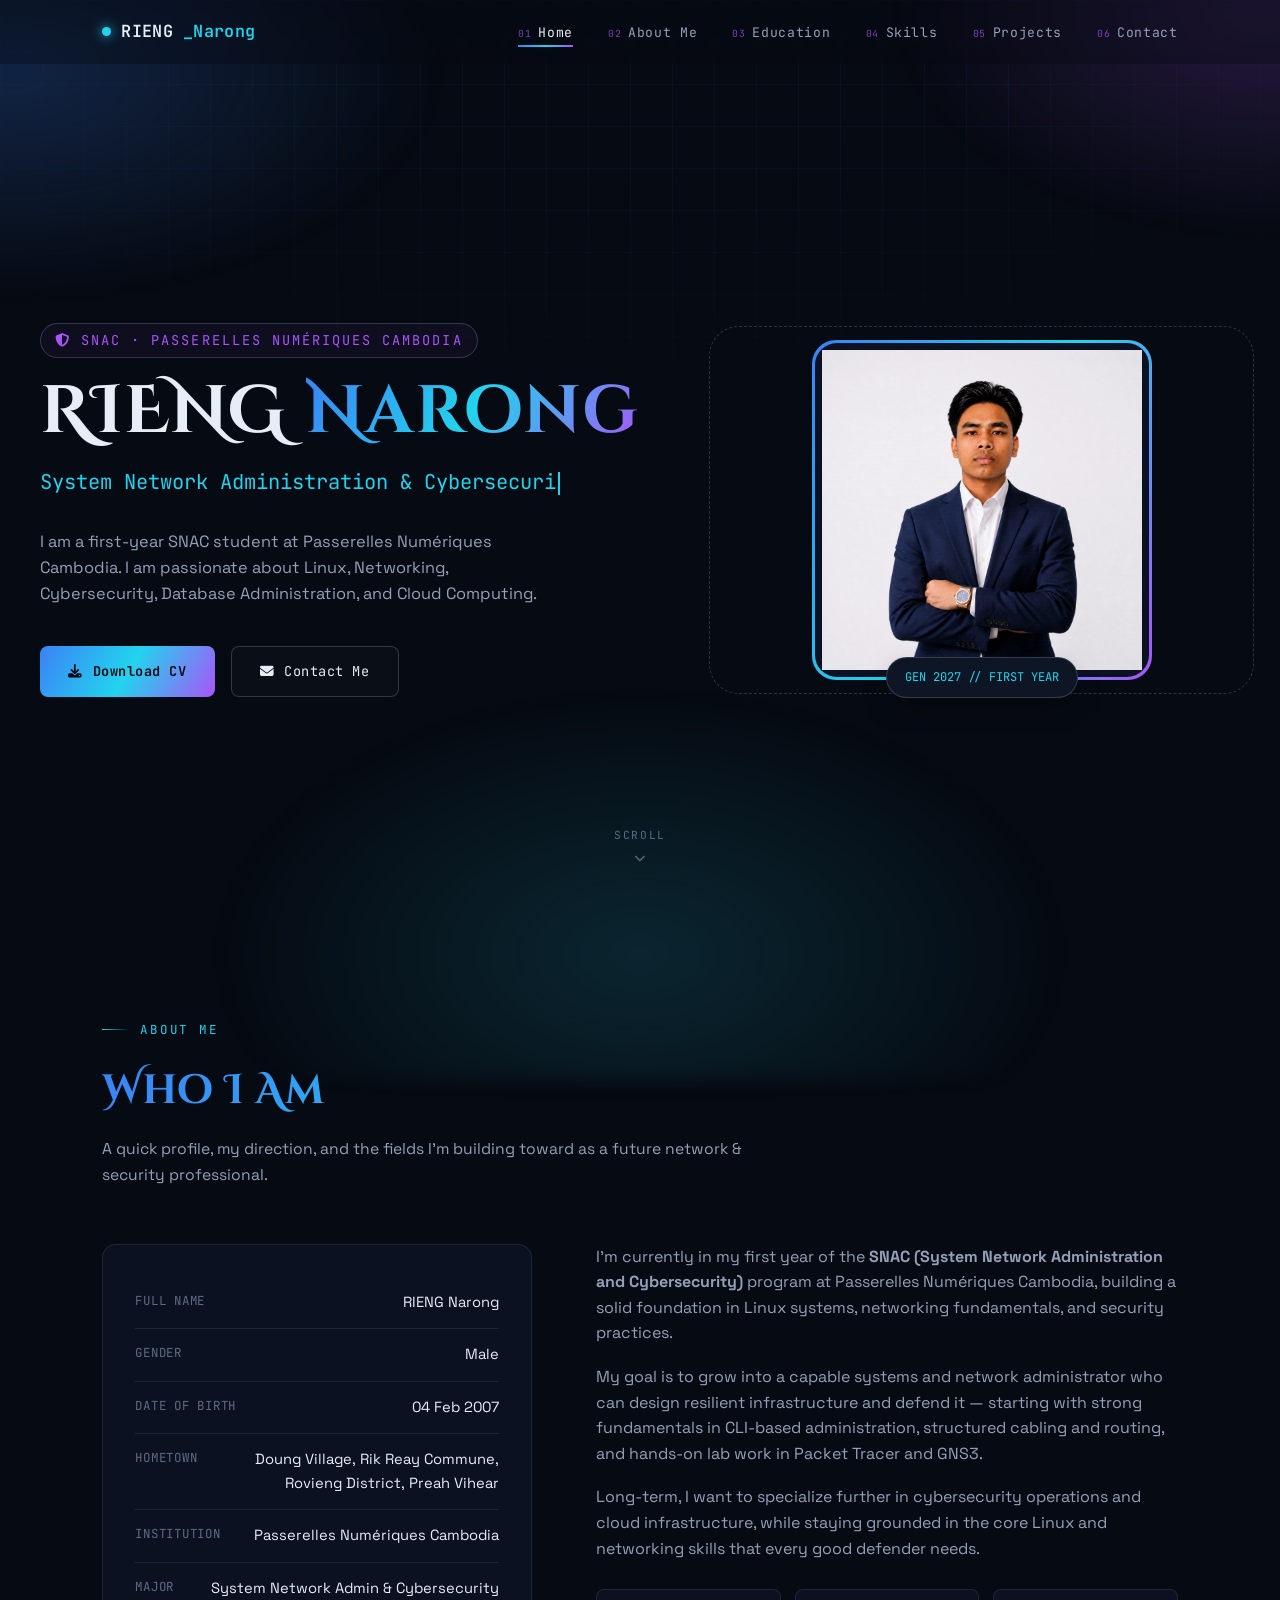
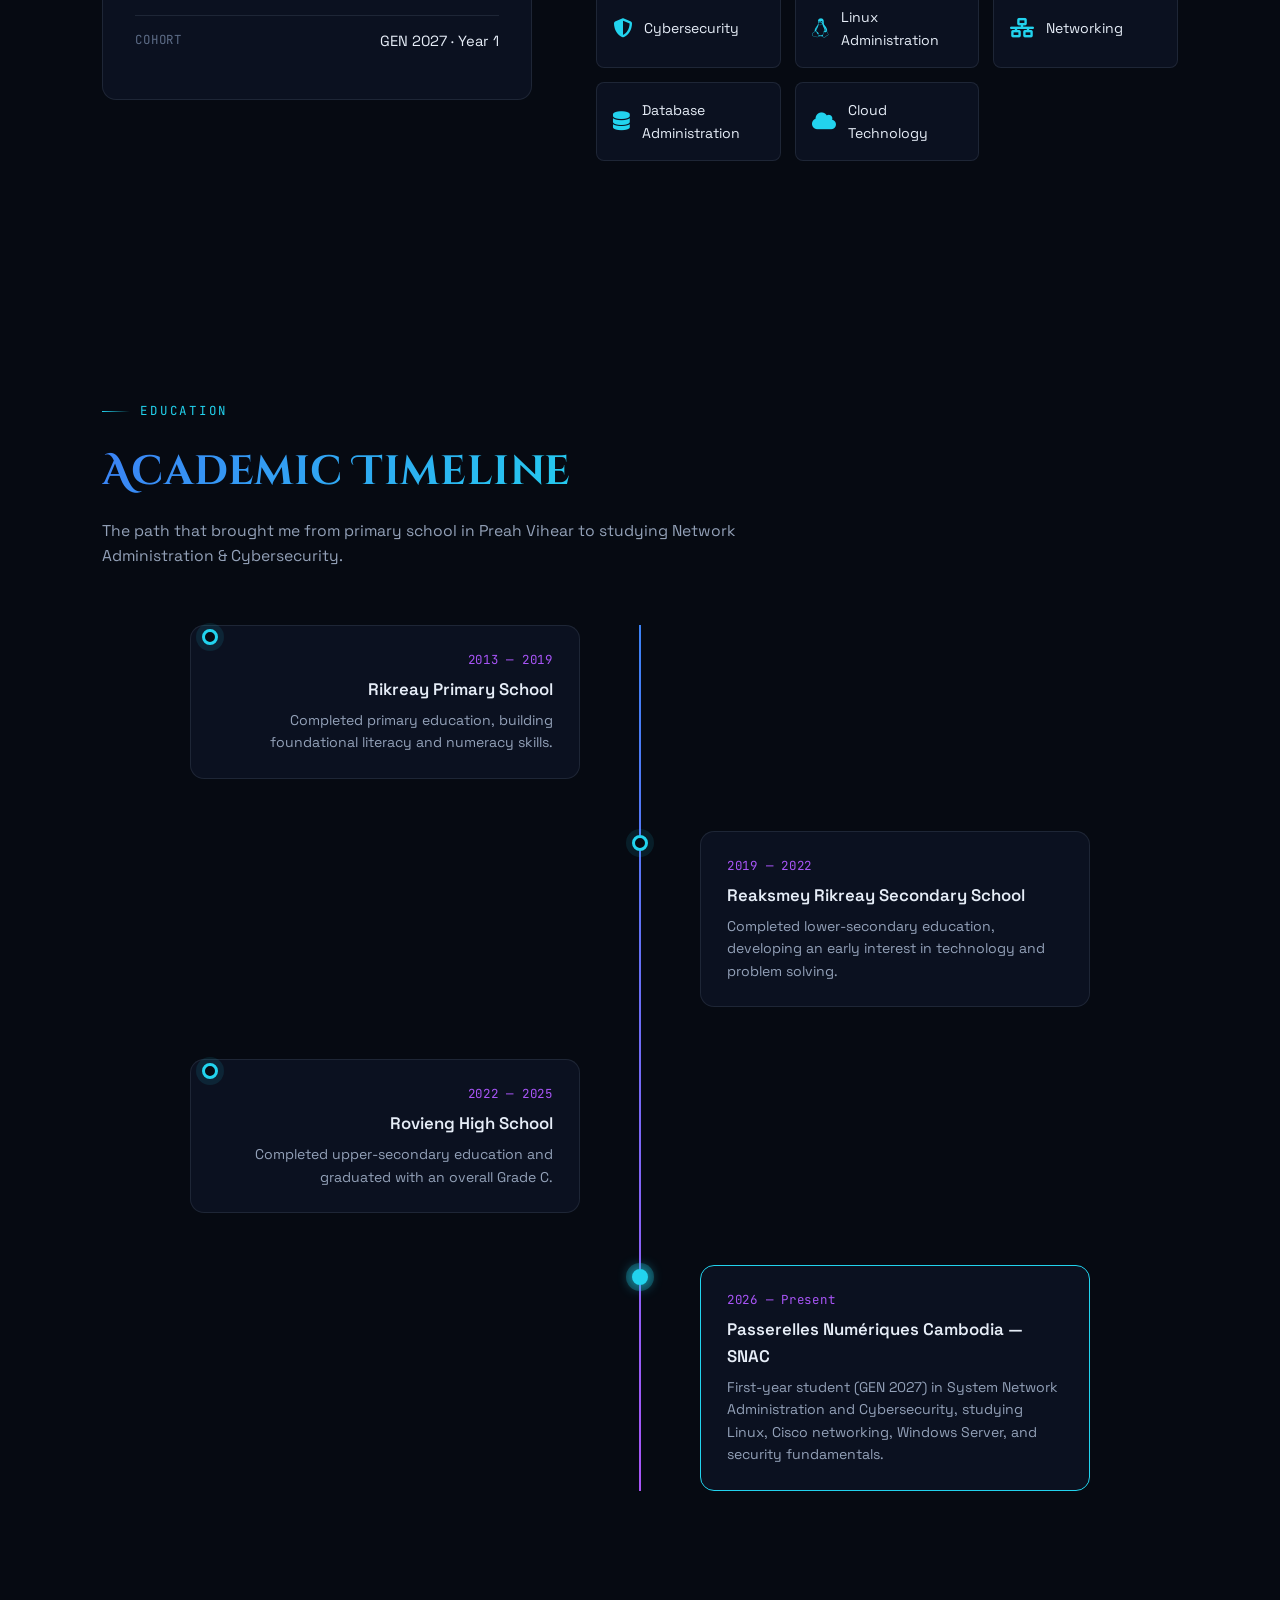
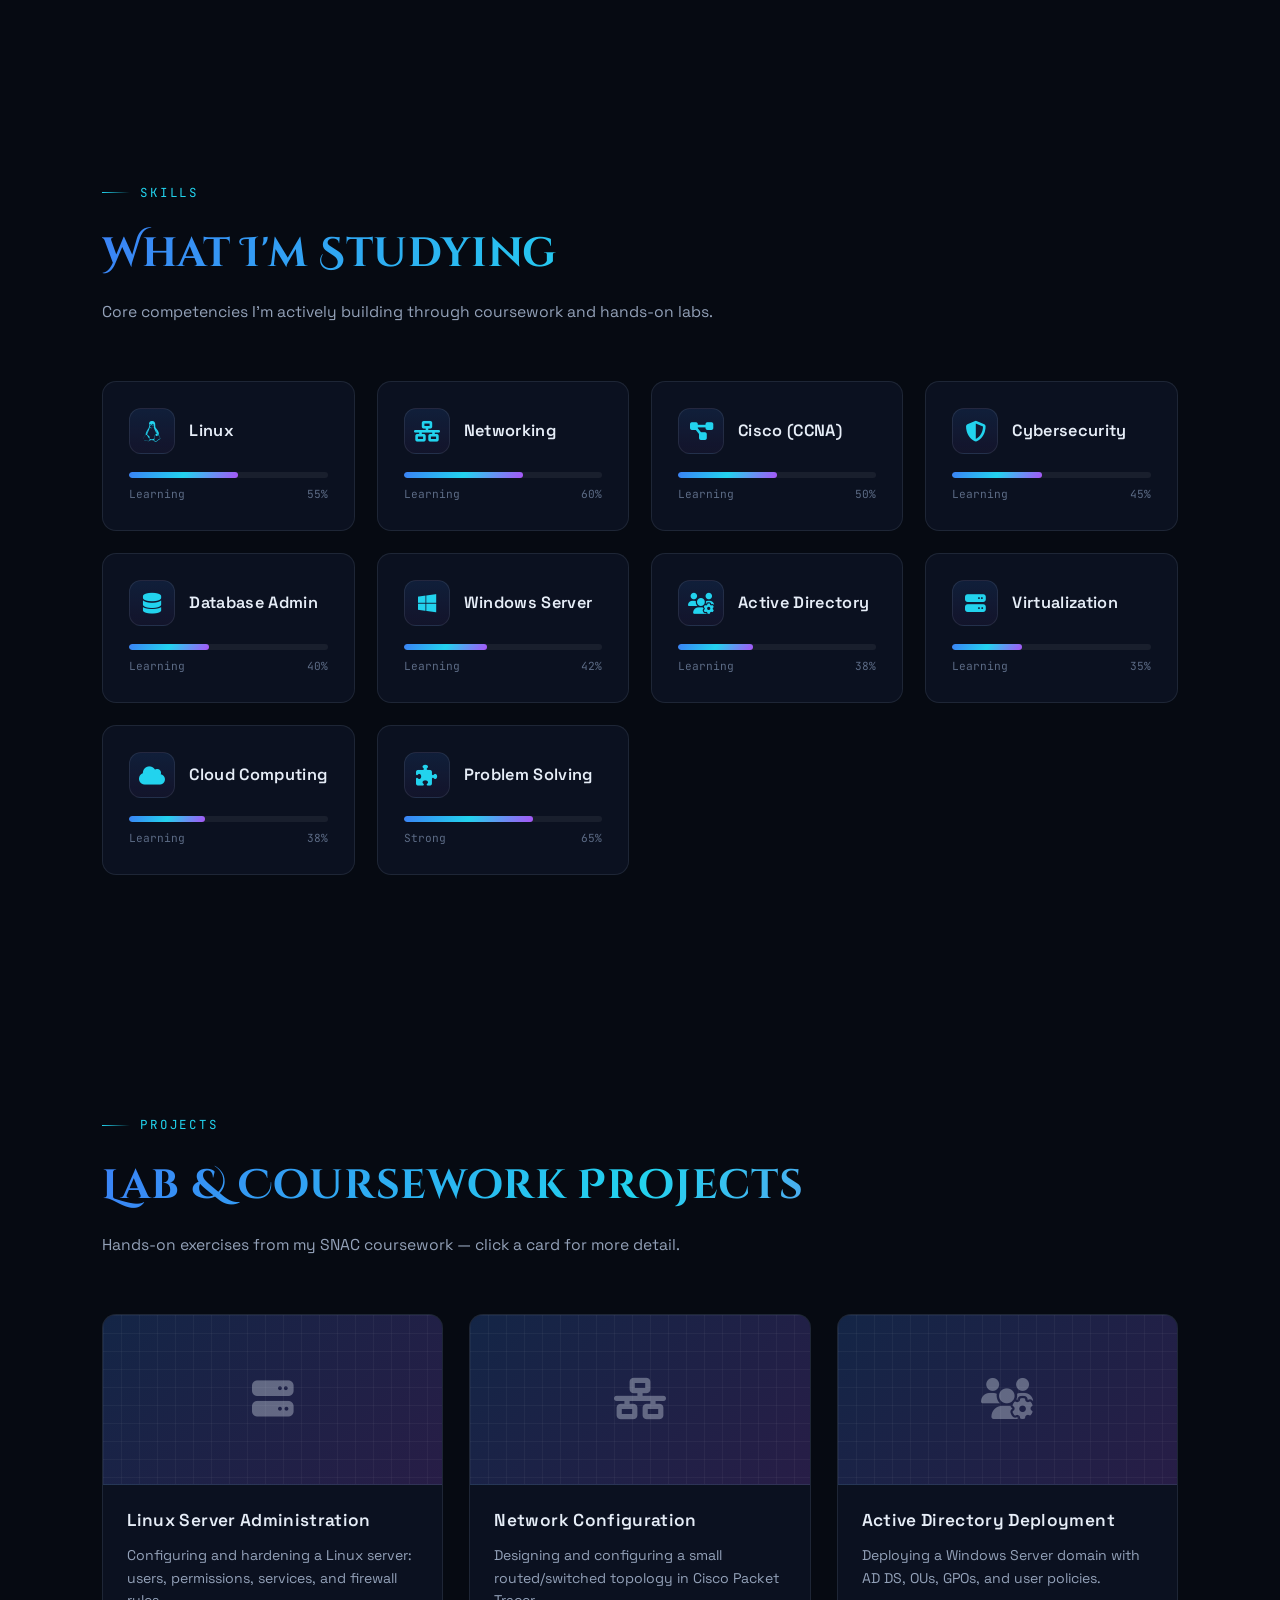
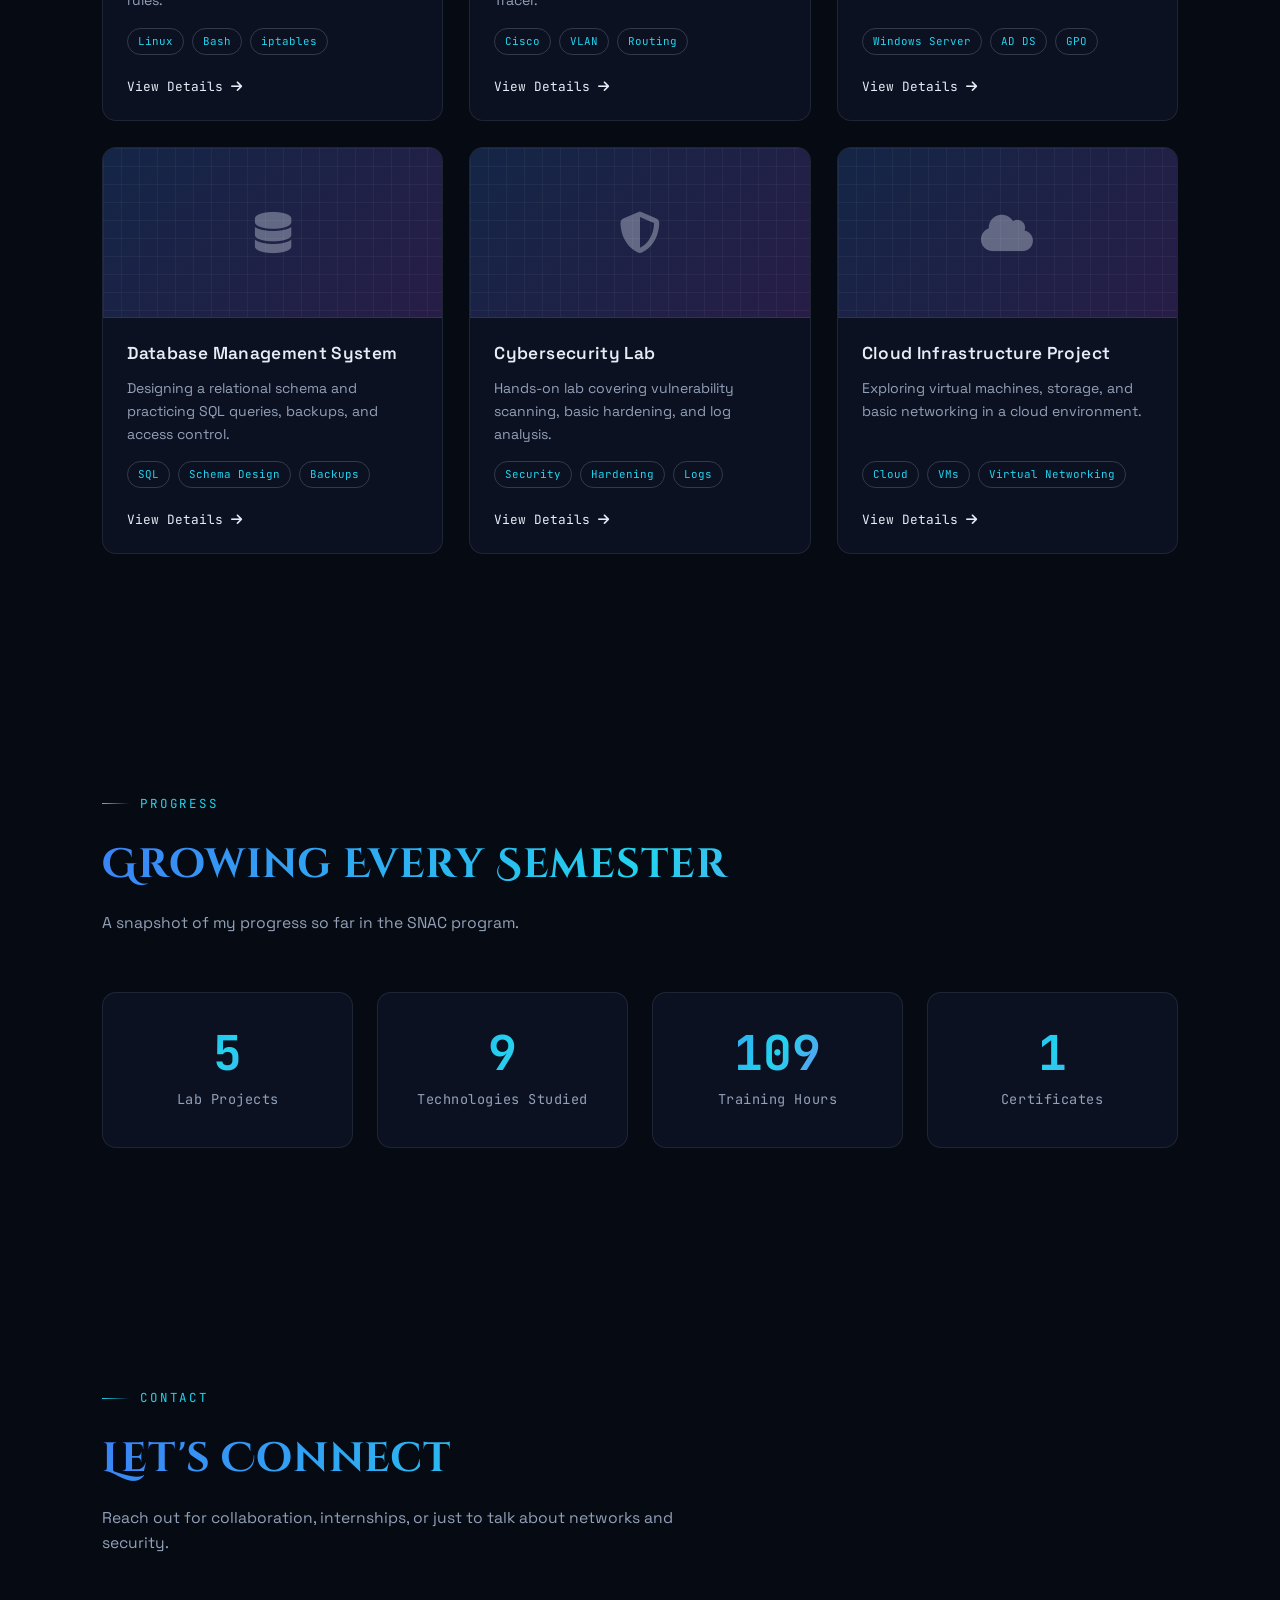
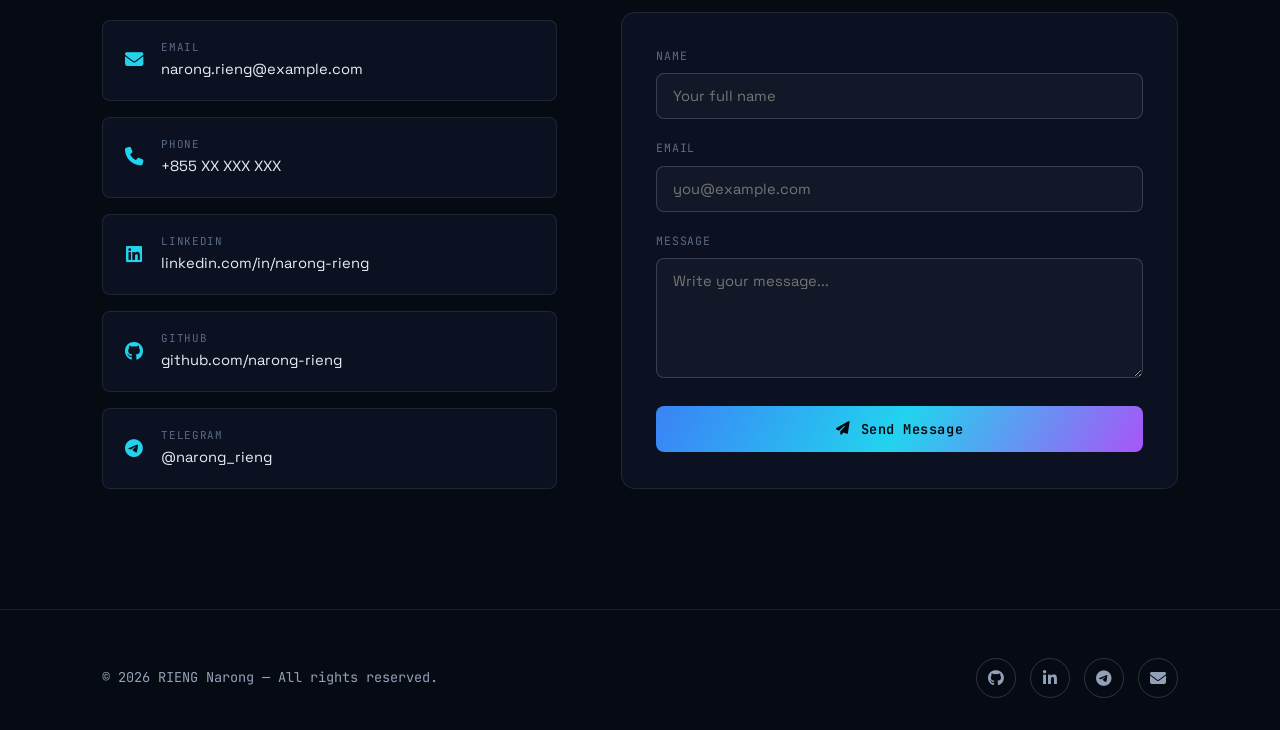
<file: index.html>
<!DOCTYPE html>
<html lang="en">
<head>
  <meta charset="UTF-8">
  <meta name="viewport" content="width=device-width, initial-scale=1.0">
  <!-- Primary SEO -->
  <title>Rieng Narong — Linux & Network Administrator</title>
  <meta name="description" content="SNAC student & aspiring Linux & Network Administrator. View projects and contact me for internships or collaboration.">
  <meta name="keywords" content="Rieng Narong, Linux Network Administrator, SNAC, Cybersecurity, Cloud Computing">
  <meta name="author" content="Rieng Narong">
  <meta name="robots" content="index, follow">
  <link rel="canonical" href="https://riengnarong.vercel.app/">

  <!-- Fonts -->
  <link rel="preconnect" href="https://fonts.googleapis.com">
  <link rel="preconnect" href="https://fonts.gstatic.com" crossorigin>
  <link href="https://fonts.googleapis.com/css2?family=Cinzel+Decorative:wght@400;700;900&family=Space+Grotesk:wght@300;400;500;600;700&family=JetBrains+Mono:wght@300;400;500;600;700&display=swap" rel="stylesheet">

  <!-- Font Awesome -->
  <link rel="stylesheet" href="https://cdnjs.cloudflare.com/ajax/libs/font-awesome/6.5.1/css/all.min.css">

  <!-- Open Graph / Twitter -->
  <meta property="og:title" content="Rieng Narong — Linux & Network Administrator">
  <meta property="og:description" content="SNAC student & aspiring Linux & Network Administrator. View projects and contact me for internships or collaboration.">
  <meta property="og:type" content="website">
  <meta property="og:url" content="https://riengnarong.vercel.app/">
  <meta property="og:site_name" content="Rieng Narong">
  <meta property="og:image" content="https://riengnarong.vercel.app/og-image.png">
  <meta name="twitter:card" content="summary_large_image">
  <meta name="twitter:title" content="Rieng Narong — Linux & Network Administrator">
  <meta name="twitter:description" content="SNAC student & aspiring Linux & Network Administrator. View projects and contact me for internships or collaboration.">
  <meta name="twitter:image" content="https://riengnarong.vercel.app/og-image.png">

  <!-- Favicons -->
  <link rel="icon" href="/favicon.ico" sizes="any">
  <link rel="icon" href="/android-chrome-192x192.png" type="image/png">
  <link rel="apple-touch-icon" href="/apple-touch-icon.png">
  <link rel="mask-icon" href="/safari-pinned-tab.svg" color="#22d3ee">

  <!-- Structured Data: Person + WebSite -->
  <script type="application/ld+json">
  {
    "@context": "https://schema.org",
    "@graph": [
      {
        "@type": "Person",
        "name": "Rieng Narong",
        "url": "https://riengnarong.vercel.app/",
        "jobTitle": "Linux & Network Administrator",
        "worksFor": {"@type":"Organization","name":"Passerelles Numériques Cambodia"},
        "knowsAbout": ["Linux","Networking","Cybersecurity","Database Administration","Cloud Computing"],
        "sameAs": ["https://github.com/narong-rieng","https://linkedin.com/in/narong-rieng","https://t.me/narong_rieng"],
        "description": "SNAC student at Passerelles Numériques Cambodia building skills in Linux systems, networking, cybersecurity, database administration, and cloud computing."
      },
      {
        "@type": "WebSite",
        "name": "Rieng Narong — Portfolio",
        "url": "https://riengnarong.vercel.app/",
        "potentialAction": {
          "@type": "SearchAction",
          "target": "https://riengnarong.vercel.app/?s={search_term_string}",
          "query-input": "required name=search_term_string"
        }
      }
    ]
  }
  </script>

  <!-- robots.txt & sitemap guidance (place at site root) -->
  <!-- robots.txt example:
    User-agent: *
    Allow: /
    Sitemap: https://riengnarong.vercel.app/sitemap.xml
  -->

  <link rel="stylesheet" href="style.css">
</head>
<body>

<div class="aurora" aria-hidden="true"></div>

<!-- =========================== NAVIGATION =========================== -->
<nav class="navbar" id="navbar">
  <a href="#home" class="brand"><span class="dot"></span>RIENG<span>_Narong</span></a>
  <ul class="nav-links" id="navLinks">
    <li><a href="#home" data-idx="1" class="nav-link" aria-label="Navigate to Home">Home</a></li>
    <li><a href="#about" data-idx="2" class="nav-link" aria-label="Navigate to About">About Me</a></li>
    <li><a href="#education" data-idx="3" class="nav-link" aria-label="Navigate to Education">Education</a></li>
    <li><a href="#skills" data-idx="4" class="nav-link" aria-label="Navigate to Skills">Skills</a></li>
    <li><a href="#projects" data-idx="5" class="nav-link" aria-label="Navigate to Projects">Projects</a></li>
    <li><a href="#contact" data-idx="6" class="nav-link" aria-label="Navigate to Contact">Contact</a></li>
  </ul>
  <button class="nav-toggle" id="navToggle" aria-label="Toggle menu" aria-expanded="false">
    <span></span><span></span><span></span>
  </button>
</nav>

<!-- =========================== HERO =========================== -->
<header class="hero" id="home">
  <div class="container hero-grid">
    <div>
      <span class="hero-tag"><i class="fa-solid fa-shield-halved"></i> SNAC · Passerelles Numériques Cambodia</span>
      <h1 class="hero-name">RIENG <span class="grad-text">Narong</span></h1>
      <div class="hero-title-line mono"><span id="typedText"></span><span class="cursor"></span></div>
      <p class="hero-desc">I am a first-year SNAC student at Passerelles Numériques Cambodia. I am passionate about Linux, Networking, Cybersecurity, Database Administration, and Cloud Computing.</p>
      <div class="hero-ctas">
        <a href="#" class="btn btn-primary" id="downloadCvBtn" aria-label="Download CV"><i class="fa-solid fa-download"></i> Download CV</a>
        <a href="#contact" class="btn btn-outline"><i class="fa-solid fa-envelope"></i> Contact Me</a>
      </div>
    </div>
    <div class="hero-visual">
      <div class="scan-ring" aria-hidden="true"></div>
      <div class="portrait-frame" aria-hidden="false">
        <div class="portrait-inner">
          <img src="./imge/CEO Rong.jpg" alt="Portrait of Rieng Narong, SNAC student and aspiring Linux & Network Administrator" width="320" height="320" loading="lazy">
        </div>
      </div>
      <div class="badge-chip mono">GEN 2027 // FIRST YEAR</div>
    </div>
  </div>
  <div class="scroll-cue">SCROLL <i class="fa-solid fa-chevron-down"></i></div>
</header>
 
<!-- main content -->
<main>
<!-- =========================== ABOUT =========================== -->
<section id="about">
  <div class="container">
    <span class="eyebrow reveal">About Me</span>
    <h2 class="section-title reveal">Who I Am</h2>
    <p class="section-sub reveal">A quick profile, my direction, and the fields I'm building toward as a future network &amp; security professional.</p>

    <div class="about-grid">
      <div class="info-card reveal">
        <div class="info-row"><span>Full Name</span><span>RIENG Narong</span></div>
        <div class="info-row"><span>Gender</span><span>Male</span></div>
        <div class="info-row"><span>Date of Birth</span><span>04 Feb 2007</span></div>
        <div class="info-row"><span>Hometown</span><span>Doung Village, Rik Reay Commune, Rovieng District, Preah Vihear</span></div>
        <div class="info-row"><span>Institution</span><span>Passerelles Numériques Cambodia</span></div>
        <div class="info-row"><span>Major</span><span>System Network Admin &amp; Cybersecurity</span></div>
        <div class="info-row"><span>Cohort</span><span>GEN 2027 · Year 1</span></div>
      </div>

      <div class="about-text reveal">
        <p>I'm currently in my first year of the <strong>SNAC (System Network Administration and Cybersecurity)</strong> program at Passerelles Numériques Cambodia, building a solid foundation in Linux systems, networking fundamentals, and security practices.</p>
        <p>My goal is to grow into a capable systems and network administrator who can design resilient infrastructure and defend it — starting with strong fundamentals in CLI-based administration, structured cabling and routing, and hands-on lab work in Packet Tracer and GNS3.</p>
        <p>Long-term, I want to specialize further in cybersecurity operations and cloud infrastructure, while staying grounded in the core Linux and networking skills that every good defender needs.</p>

        <div class="interest-grid">
          <div class="interest-chip"><i class="fa-solid fa-shield-halved"></i><span>Cybersecurity</span></div>
          <div class="interest-chip"><i class="fa-brands fa-linux"></i><span>Linux Administration</span></div>
          <div class="interest-chip"><i class="fa-solid fa-network-wired"></i><span>Networking</span></div>
          <div class="interest-chip"><i class="fa-solid fa-database"></i><span>Database Administration</span></div>
          <div class="interest-chip"><i class="fa-solid fa-cloud"></i><span>Cloud Technology</span></div>
        </div>
      </div>
    </div>
  </div>
</section>

<!-- =========================== EDUCATION =========================== -->
<section id="education">
  <div class="container">
    <span class="eyebrow reveal">Education</span>
    <h2 class="section-title reveal">Academic Timeline</h2>
    <p class="section-sub reveal">The path that brought me from primary school in Preah Vihear to studying Network Administration &amp; Cybersecurity.</p>

    <div class="timeline">
      <div class="tl-item reveal">
        <div class="tl-dot"></div>
        <div class="tl-card">
          <span class="tl-year mono">2013 — 2019</span>
          <h3>Rikreay Primary School</h3>
          <p>Completed primary education, building foundational literacy and numeracy skills.</p>
        </div>
      </div>
      <div class="tl-item reveal">
        <div class="tl-dot"></div>
        <div class="tl-card">
          <span class="tl-year mono">2019 — 2022</span>
          <h3>Reaksmey Rikreay Secondary School</h3>
          <p>Completed lower-secondary education, developing an early interest in technology and problem solving.</p>
        </div>
      </div>
      <div class="tl-item reveal">
        <div class="tl-dot"></div>
        <div class="tl-card">
          <span class="tl-year mono">2022 — 2025</span>
          <h3>Rovieng High School</h3>
          <p>Completed upper-secondary education and graduated with an overall Grade C.</p>
        </div>
      </div>
      <div class="tl-item tl-current reveal">
        <div class="tl-dot"></div>
        <div class="tl-card">
          <span class="tl-year mono">2026 — Present</span>
          <h3>Passerelles Numériques Cambodia — SNAC</h3>
          <p>First-year student (GEN 2027) in System Network Administration and Cybersecurity, studying Linux, Cisco networking, Windows Server, and security fundamentals.</p>
        </div>
      </div>
    </div>
  </div>
</section>

<!-- =========================== SKILLS =========================== -->
<section id="skills">
  <div class="container">
    <span class="eyebrow reveal">Skills</span>
    <h2 class="section-title reveal">What I'm Studying</h2>
    <p class="section-sub reveal">Core competencies I'm actively building through coursework and hands-on labs.</p>

    <div class="skills-grid stagger" id="skillsGrid">
      <!-- Skill cards injected / static below -->
      <div class="skill-card reveal" style="--i:0" data-level="55">
        <div class="skill-top"><div class="skill-icon"><i class="fa-brands fa-linux"></i></div><h3>Linux</h3></div>
        <div class="skill-bar-track"><div class="skill-bar-fill"></div></div>
        <div class="skill-level"><span>Learning</span><span class="pct">55%</span></div>
      </div>
      <div class="skill-card reveal" style="--i:1" data-level="60">
        <div class="skill-top"><div class="skill-icon"><i class="fa-solid fa-network-wired"></i></div><h3>Networking</h3></div>
        <div class="skill-bar-track"><div class="skill-bar-fill"></div></div>
        <div class="skill-level"><span>Learning</span><span class="pct">60%</span></div>
      </div>
      <div class="skill-card reveal" style="--i:2" data-level="50">
        <div class="skill-top"><div class="skill-icon"><i class="fa-solid fa-diagram-project"></i></div><h3>Cisco (CCNA)</h3></div>
        <div class="skill-bar-track"><div class="skill-bar-fill"></div></div>
        <div class="skill-level"><span>Learning</span><span class="pct">50%</span></div>
      </div>
      <div class="skill-card reveal" style="--i:3" data-level="45">
        <div class="skill-top"><div class="skill-icon"><i class="fa-solid fa-shield-halved"></i></div><h3>Cybersecurity</h3></div>
        <div class="skill-bar-track"><div class="skill-bar-fill"></div></div>
        <div class="skill-level"><span>Learning</span><span class="pct">45%</span></div>
      </div>
      <div class="skill-card reveal" style="--i:4" data-level="40">
        <div class="skill-top"><div class="skill-icon"><i class="fa-solid fa-database"></i></div><h3>Database Admin</h3></div>
        <div class="skill-bar-track"><div class="skill-bar-fill"></div></div>
        <div class="skill-level"><span>Learning</span><span class="pct">40%</span></div>
      </div>
      <div class="skill-card reveal" style="--i:5" data-level="42">
        <div class="skill-top"><div class="skill-icon"><i class="fa-brands fa-windows"></i></div><h3>Windows Server</h3></div>
        <div class="skill-bar-track"><div class="skill-bar-fill"></div></div>
        <div class="skill-level"><span>Learning</span><span class="pct">42%</span></div>
      </div>
      <div class="skill-card reveal" style="--i:6" data-level="38">
        <div class="skill-top"><div class="skill-icon"><i class="fa-solid fa-users-gear"></i></div><h3>Active Directory</h3></div>
        <div class="skill-bar-track"><div class="skill-bar-fill"></div></div>
        <div class="skill-level"><span>Learning</span><span class="pct">38%</span></div>
      </div>
      <div class="skill-card reveal" style="--i:7" data-level="35">
        <div class="skill-top"><div class="skill-icon"><i class="fa-solid fa-server"></i></div><h3>Virtualization</h3></div>
        <div class="skill-bar-track"><div class="skill-bar-fill"></div></div>
        <div class="skill-level"><span>Learning</span><span class="pct">35%</span></div>
      </div>
      <div class="skill-card reveal" style="--i:8" data-level="38">
        <div class="skill-top"><div class="skill-icon"><i class="fa-solid fa-cloud"></i></div><h3>Cloud Computing</h3></div>
        <div class="skill-bar-track"><div class="skill-bar-fill"></div></div>
        <div class="skill-level"><span>Learning</span><span class="pct">38%</span></div>
      </div>
      <div class="skill-card reveal" style="--i:9" data-level="65">
        <div class="skill-top"><div class="skill-icon"><i class="fa-solid fa-puzzle-piece"></i></div><h3>Problem Solving</h3></div>
        <div class="skill-bar-track"><div class="skill-bar-fill"></div></div>
        <div class="skill-level"><span>Strong</span><span class="pct">65%</span></div>
      </div>
    </div>
  </div>
</section>

<!-- =========================== PROJECTS =========================== -->
<section id="projects">
  <div class="container">
    <span class="eyebrow reveal">Projects</span>
    <h2 class="section-title reveal">Lab &amp; Coursework Projects</h2>
    <p class="section-sub reveal">Hands-on exercises from my SNAC coursework — click a card for more detail.</p>

    <div class="projects-grid" id="projectsGrid">
      <!-- injected by JS -->
    </div>
  </div>
</section>

<!-- Project detail modal -->
<div class="modal-overlay" id="modalOverlay">
  <div class="modal-box" role="dialog" aria-modal="true" aria-labelledby="modalTitle">
    <button class="modal-close" id="modalClose" aria-label="Close"><i class="fa-solid fa-xmark"></i></button>
    <h3 id="modalTitle"></h3>
    <p id="modalDesc"></p>
    <div class="modal-tags" id="modalTags"></div>
  </div>
</div>

<!-- =========================== STATS =========================== -->
<section id="stats">
  <div class="container">
    <span class="eyebrow reveal">Progress</span>
    <h2 class="section-title reveal">Growing Every Semester</h2>
    <p class="section-sub reveal">A snapshot of my progress so far in the SNAC program.</p>

    <div class="stats-grid">
      <div class="stat-card reveal-zoom">
        <div class="stat-num" data-target="6">0</div>
        <div class="stat-label">Lab Projects</div>
      </div>
      <div class="stat-card reveal-zoom">
        <div class="stat-num" data-target="10">0</div>
        <div class="stat-label">Technologies Studied</div>
      </div>
      <div class="stat-card reveal-zoom">
        <div class="stat-num" data-target="120">0</div>
        <div class="stat-label">Training Hours</div>
      </div>
      <div class="stat-card reveal-zoom">
        <div class="stat-num" data-target="2">0</div>
        <div class="stat-label">Certificates</div>
      </div>
    </div>
  </div>
</section>

<!-- =========================== CONTACT =========================== -->
<section id="contact">
  <div class="container">
    <span class="eyebrow reveal">Contact</span>
    <h2 class="section-title reveal">Let's Connect</h2>
    <p class="section-sub reveal">Reach out for collaboration, internships, or just to talk about networks and security.</p>

    <div class="contact-grid">
      <div class="reveal">
        <div class="contact-list">
          <div class="contact-item">
            <i class="fa-solid fa-envelope"></i>
            <div><span class="c-label">Email</span><span class="c-value">narong.rieng@example.com</span></div>
          </div>
          <div class="contact-item">
            <i class="fa-solid fa-phone"></i>
            <div><span class="c-label">Phone</span><span class="c-value">+855 XX XXX XXX</span></div>
          </div>
            <div class="contact-item">
              <i class="fa-brands fa-linkedin"></i>
              <div><span class="c-label">LinkedIn</span><span class="c-value"><a href="https://linkedin.com/in/narong-rieng" target="_blank" rel="noopener noreferrer" aria-label="Open LinkedIn profile">linkedin.com/in/narong-rieng</a></span></div>
            </div>
            <div class="contact-item">
              <i class="fa-brands fa-github"></i>
              <div><span class="c-label">GitHub</span><span class="c-value"><a href="https://github.com/narong-rieng" target="_blank" rel="noopener noreferrer" aria-label="Open GitHub profile">github.com/narong-rieng</a></span></div>
            </div>
            <div class="contact-item">
              <i class="fa-brands fa-telegram"></i>
              <div><span class="c-label">Telegram</span><span class="c-value"><a href="https://t.me/narong_rieng" target="_blank" rel="noopener noreferrer" aria-label="Open Telegram">@narong_rieng</a></span></div>
            </div>
        </div>
      </div>

      <form class="form-card reveal" id="contactForm" novalidate>
        <div class="field" id="nameField">
          <label for="nameInput">Name</label>
          <input type="text" id="nameInput" name="name" placeholder="Your full name" autocomplete="name">
          <span class="err">Please enter your name.</span>
        </div>
        <div class="field" id="emailField">
          <label for="emailInput">Email</label>
          <input type="email" id="emailInput" name="email" placeholder="you@example.com" autocomplete="email">
          <span class="err">Please enter a valid email address.</span>
        </div>
        <div class="field" id="msgField">
          <label for="msgInput">Message</label>
          <textarea id="msgInput" name="message" placeholder="Write your message..."></textarea>
          <span class="err">Message should be at least 10 characters.</span>
        </div>
        <button type="submit" class="btn btn-primary" style="width:100%;justify-content:center;">
          <i class="fa-solid fa-paper-plane"></i> Send Message
        </button>
        <div class="form-status" id="formStatus"></div>
      </form>
    </div>
  </div>
</section>
 
</main>

<!-- =========================== FOOTER =========================== -->
<footer>
  <div class="footer-inner">
    <span class="footer-brand">© 2026 RIENG Narong — All rights reserved.</span>
    <div class="social-row">
      <a href="https://github.com/narong-rieng" target="_blank" rel="noopener noreferrer" aria-label="GitHub"><i class="fa-brands fa-github"></i></a>
      <a href="https://linkedin.com/in/narong-rieng" target="_blank" rel="noopener noreferrer" aria-label="LinkedIn"><i class="fa-brands fa-linkedin-in"></i></a>
      <a href="https://t.me/narong_rieng" target="_blank" rel="noopener noreferrer" aria-label="Telegram"><i class="fa-brands fa-telegram"></i></a>
      <a href="mailto:narong.rieng@example.com" target="_blank" rel="noopener noreferrer" aria-label="Email"><i class="fa-solid fa-envelope"></i></a>
    </div>
  </div>
</footer>

<button class="back-to-top" id="backToTop" aria-label="Back to top"><i class="fa-solid fa-arrow-up"></i></button>

<script src="script.js" defer></script>
</body>
</html>
</file>
<file: style.css>
/* ==========================================================================
   0. DESIGN TOKENS
   ========================================================================== */
:root{
  --bg:#060a12;
  --bg-panel:#0b1120;
  --bg-panel-2:#0e1626;
  --line:rgba(148,163,184,0.14);
  --line-strong:rgba(148,163,184,0.28);

  --blue:#3b82f6;
  --cyan:#22d3ee;
  --purple:#a855f7;

  --text:#e6edf7;
  --text-dim:#93a1b8;
  --text-faint:#5c6b85;

  --grad-main:linear-gradient(120deg,var(--blue) 0%,var(--cyan) 50%,var(--purple) 100%);
  --grad-soft:linear-gradient(180deg,rgba(59,130,246,0.12),rgba(168,85,247,0.05));

  --font-display:'Cinzel Decorative',serif;
  --font-body:'Space Grotesk',sans-serif;
  --font-mono:'JetBrains Mono',monospace;

  --radius:14px;
  --radius-sm:8px;
  --ease:cubic-bezier(.2,.8,.2,1);
}

*,*::before,*::after{box-sizing:border-box;margin:0;padding:0;}
html{scroll-behavior:smooth;}
body{
  background:var(--bg);
  color:var(--text);
  font-family:var(--font-body);
  line-height:1.6;
  overflow-x:hidden;
  position:relative;
}

/* Ambient animated grid + glow background */
body::before{
  content:"";
  position:fixed;inset:0;
  background-image:
    linear-gradient(rgba(59,130,246,0.06) 1px,transparent 1px),
    linear-gradient(90deg,rgba(59,130,246,0.06) 1px,transparent 1px);
  background-size:42px 42px;
  mask-image:radial-gradient(ellipse 80% 60% at 50% 0%,#000 30%,transparent 90%);
  pointer-events:none;
  z-index:0;
}
.aurora{
  position:fixed;inset:-20%;
  z-index:0;
  pointer-events:none;
  background:
    radial-gradient(40% 30% at 15% 20%,rgba(59,130,246,.22),transparent 60%),
    radial-gradient(35% 30% at 85% 15%,rgba(168,85,247,.20),transparent 60%),
    radial-gradient(40% 35% at 50% 90%,rgba(34,211,238,.14),transparent 60%);
  animation:auroraShift 18s ease-in-out infinite alternate;
  filter:blur(10px);
}
@keyframes auroraShift{
  0%{transform:translate3d(0,0,0) scale(1);}  
  100%{transform:translate3d(2%,-2%,0) scale(1.08);}  
}
@media (prefers-reduced-motion: reduce){
  *{animation-duration:0.001ms !important;animation-iteration-count:1 !important;transition-duration:0.001ms !important;scroll-behavior:auto !important;}
}

a{color:inherit;text-decoration:none;}
ul{list-style:none;}
img{max-width:100%;display:block;}
section{position:relative;z-index:1;padding:120px 8vw;}
.container{max-width:1200px;margin:0 auto;}

::selection{background:var(--purple);color:#fff;}
::-webkit-scrollbar{width:10px;}
::-webkit-scrollbar-track{background:var(--bg);}
::-webkit-scrollbar-thumb{background:linear-gradient(var(--blue),var(--purple));border-radius:10px;}

:focus-visible{outline:2px solid var(--cyan);outline-offset:3px;border-radius:4px;}

/* ==========================================================================
   1. TYPOGRAPHY HELPERS
   ========================================================================== */
.eyebrow{
  font-family:var(--font-mono);
  font-size:0.78rem;
  letter-spacing:.22em;
  text-transform:uppercase;
  color:var(--cyan);
  display:flex;align-items:center;gap:10px;
  margin-bottom:18px;
}
.eyebrow::before{
  content:"";
  width:28px;height:1px;
  background:linear-gradient(90deg,var(--cyan),transparent);
}
h1,h2,h3{font-family:var(--font-display);font-weight:700;letter-spacing:.02em;}
.section-title{
  font-size:clamp(1.8rem,3.2vw,2.6rem);
  margin-bottom:14px;
  background:var(--grad-main);
  -webkit-background-clip:text;
  background-clip:text;
  color:transparent;
}
.section-sub{
  color:var(--text-dim);
  max-width:640px;
  margin-bottom:56px;
  font-size:0.98rem;
}
.mono{font-family:var(--font-mono);} 
.grad-text{
  background:var(--grad-main);
  -webkit-background-clip:text;background-clip:text;color:transparent;
}

/* ==========================================================================
   2. SCROLL REVEAL
   ========================================================================== */
.reveal{opacity:0;transform:translateY(32px);transition:opacity .8s var(--ease),transform .8s var(--ease);} 
.reveal.is-visible{opacity:1;transform:translateY(0);} 
.reveal-zoom{opacity:0;transform:scale(.92);transition:opacity .7s var(--ease),transform .7s var(--ease);} 
.reveal-zoom.is-visible{opacity:1;transform:scale(1);} 
.stagger > *{transition-delay:calc(var(--i,0) * 90ms);} 

/* ==========================================================================
   3. NAVIGATION
   ========================================================================== */
.navbar{
  position:fixed;top:0;left:0;right:0;
  z-index:1000;
  padding:18px 8vw;
  display:flex;align-items:center;justify-content:space-between;
  background:rgba(6,10,18,0.35);
  backdrop-filter:blur(4px);
  border-bottom:1px solid transparent;
  transition:all .4s var(--ease);
}
.navbar.scrolled{
  padding:12px 8vw;
  background:rgba(6,10,18,0.82);
  backdrop-filter:blur(16px) saturate(140%);
  border-bottom:1px solid var(--line);
}
.brand{
  font-family:var(--font-mono);
  font-weight:600;
  font-size:1.05rem;
  display:flex;align-items:center;gap:10px;
  letter-spacing:.02em;
}
.brand .dot{width:9px;height:9px;border-radius:50%;background:var(--cyan);box-shadow:0 0 12px var(--cyan);animation:pulseDot 2.2s ease-in-out infinite;}
@keyframes pulseDot{0%,100%{opacity:1;transform:scale(1);}50%{opacity:.4;transform:scale(1.3);}}
.brand span{color:var(--cyan);} 

.nav-links{display:flex;gap:2.2rem;}
.nav-links a{
  font-family:var(--font-mono);
  font-size:0.82rem;
  letter-spacing:.05em;
  color:var(--text-dim);
  position:relative;
  padding:6px 0;
  transition:color .3s;
}
.nav-links a::before{content:"0" attr(data-idx) " ";color:var(--purple);opacity:.7;font-size:.75em;}
.nav-links a::after{
  content:"";position:absolute;left:0;bottom:0;width:0;height:2px;
  background:var(--grad-main);transition:width .3s var(--ease);
}
.nav-links a:hover,.nav-links a.active{color:var(--text);} 
.nav-links a:hover::after,.nav-links a.active::after{width:100%;}

.nav-toggle{
  display:none;flex-direction:column;gap:5px;
  background:none;border:none;cursor:pointer;padding:8px;z-index:1001;
}
.nav-toggle span{width:24px;height:2px;background:var(--text);transition:all .3s var(--ease);} 
.nav-toggle.open span:nth-child(1){transform:translateY(7px) rotate(45deg);} 
.nav-toggle.open span:nth-child(2){opacity:0;} 
.nav-toggle.open span:nth-child(3){transform:translateY(-7px) rotate(-45deg);} 

/* ==========================================================================
   4. HERO
   ========================================================================== */
.hero{
  min-height:100vh;
  display:flex;align-items:center;
  padding-top:120px;
  position:relative;
}
.hero-grid{
  display:grid;
  grid-template-columns:1.1fr 0.9fr;
  gap:4vw;
  align-items:center;
  width:100%;
}
.hero-tag{
  font-family:var(--font-mono);
  color:var(--purple);
  font-size:.85rem;
  letter-spacing:.15em;
  text-transform:uppercase;
  margin-bottom:20px;
  display:inline-flex;align-items:center;gap:10px;
  padding:6px 14px;
  border:1px solid var(--line-strong);
  border-radius:100px;
  background:rgba(168,85,247,0.06);
}
.hero-name{
  font-size:clamp(2.4rem,5.2vw,4.4rem);
  line-height:1.05;
  margin-bottom:18px;
}
.hero-title-line{
  font-family:var(--font-mono);
  font-size:clamp(1rem,1.6vw,1.35rem);
  color:var(--cyan);
  min-height:1.8em;
  margin-bottom:26px;
}
.hero-title-line .cursor{
  display:inline-block;width:2px;height:1.1em;background:var(--cyan);
  margin-left:2px;vertical-align:middle;animation:blink 1s step-end infinite;
}
@keyframes blink{50%{opacity:0;}}
.hero-desc{color:var(--text-dim);max-width:520px;margin-bottom:38px;font-size:1.02rem;}
.hero-ctas{display:flex;gap:16px;flex-wrap:wrap;}

.btn{
  font-family:var(--font-mono);
  font-size:.85rem;letter-spacing:.04em;
  padding:14px 28px;border-radius:var(--radius-sm);
  border:1px solid var(--line-strong);
  display:inline-flex;align-items:center;gap:10px;
  cursor:pointer;transition:all .35s var(--ease);
  position:relative;overflow:hidden;
}
.btn-primary{background:var(--grad-main);color:#04070d;border:none;font-weight:600;}
.btn-primary:hover{transform:translateY(-3px);box-shadow:0 12px 30px -8px rgba(59,130,246,0.55);} 
.btn-outline{background:rgba(255,255,255,0.02);color:var(--text);} 
.btn-outline:hover{border-color:var(--cyan);color:var(--cyan);transform:translateY(-3px);} 

/* profile portrait */
.hero-visual{
  position:relative;
  display:flex;justify-content:center;align-items:center;
}
.portrait-frame{
  width:min(340px,80vw);aspect-ratio:1/1;
  position:relative;
  border-radius:24px;
  padding:3px;
  background:var(--grad-main);
  animation:float 6s ease-in-out infinite;
}
@keyframes float{0%,100%{transform:translateY(0);}50%{transform:translateY(-16px);}}
.portrait-inner{
  width:100%;height:100%;border-radius:22px;
  background:var(--bg-panel);
  display:flex;align-items:center;justify-content:center;
  overflow:hidden;position:relative;
}
.portrait-inner .placeholder-icon{font-size:5.5rem;color:var(--text-faint);} 
.portrait-inner::after{
  content:"";position:absolute;inset:0;
  background:repeating-linear-gradient(0deg,rgba(34,211,238,0.05) 0px,rgba(34,211,238,0.05) 1px,transparent 1px,transparent 4px);
  mix-blend-mode:overlay;
}
.scan-ring{
  position:absolute;inset:-14px;
  border:1px dashed var(--line-strong);
  border-radius:30px;
  animation:spin 30s linear infinite;
}
@keyframes spin{to{transform:rotate(360deg);}}
.badge-chip{
  position:absolute;bottom:-18px;left:50%;transform:translateX(-50%);
  background:var(--bg-panel-2);border:1px solid var(--line-strong);
  padding:10px 18px;border-radius:100px;
  font-family:var(--font-mono);font-size:.75rem;color:var(--cyan);
  white-space:nowrap;box-shadow:0 10px 30px -10px rgba(0,0,0,.6);
}

.scroll-cue{
  position:absolute;bottom:36px;left:50%;transform:translateX(-50%);
  display:flex;flex-direction:column;align-items:center;gap:8px;
  color:var(--text-faint);font-family:var(--font-mono);font-size:.7rem;letter-spacing:.15em;
  animation:bob 2.4s ease-in-out infinite;
}
@keyframes bob{0%,100%{transform:translate(-50%,0);}50%{transform:translate(-50%,8px);}}

/* ==========================================================================
   5. ABOUT
   ========================================================================== */
.about-grid{
  display:grid;grid-template-columns:0.85fr 1.15fr;gap:5vw;align-items:start;
}
.info-card{
  background:var(--bg-panel);
  border:1px solid var(--line);
  border-radius:var(--radius);
  padding:32px;
}
.info-row{
  display:flex;justify-content:space-between;gap:12px;
  padding:14px 0;border-bottom:1px solid var(--line);
  font-size:.92rem;
}
.info-row:last-child{border-bottom:none;}
.info-row span:first-child{color:var(--text-faint);font-family:var(--font-mono);font-size:.78rem;text-transform:uppercase;letter-spacing:.06em;}
.info-row span:last-child{color:var(--text);text-align:right;}

.about-text p{color:var(--text-dim);margin-bottom:18px;}
.interest-grid{
  display:grid;grid-template-columns:repeat(auto-fit,minmax(150px,1fr));
  gap:14px;margin-top:28px;
}
.interest-chip{
  display:flex;align-items:center;gap:12px;
  padding:16px;border-radius:var(--radius-sm);
  background:var(--bg-panel);border:1px solid var(--line);
  transition:all .35s var(--ease);
}
.interest-chip:hover{border-color:var(--cyan);transform:translateY(-4px);box-shadow:0 10px 24px -12px rgba(34,211,238,.4);} 
.interest-chip i{font-size:1.2rem;color:var(--cyan);} 
.interest-chip span{font-size:.88rem;color:var(--text);} 

/* ==========================================================================
   6. TIMELINE (EDUCATION)
   ========================================================================== */
.timeline{position:relative;max-width:900px;margin:0 auto;}
.timeline::before{
  content:"";position:absolute;left:20px;top:0;bottom:0;width:2px;
  background:linear-gradient(var(--blue),var(--purple));
}
@media(min-width:800px){.timeline::before{left:50%;transform:translateX(-50%);}}
.tl-item{position:relative;margin-bottom:52px;padding-left:60px;}
@media(min-width:800px){
  .tl-item{width:50%;padding-left:0;padding-right:60px;text-align:right;}
  .tl-item:nth-child(even){margin-left:50%;padding-right:0;padding-left:60px;text-align:left;}
}
.tl-dot{
  position:absolute;left:20px;top:4px;width:16px;height:16px;border-radius:50%;
  background:var(--bg);border:3px solid var(--cyan);transform:translateX(-50%);
  box-shadow:0 0 0 6px rgba(34,211,238,.1);
}
@media(min-width:800px){
  .tl-item:nth-child(even) .tl-dot{left:0;}
}
.tl-card{
  background:var(--bg-panel);border:1px solid var(--line);border-radius:var(--radius);
  padding:24px 26px;display:inline-block;width:100%;
  transition:transform .35s var(--ease),border-color .35s;
}
.tl-card:hover{transform:translateY(-4px);border-color:var(--purple);} 
.tl-year{font-family:var(--font-mono);font-size:.78rem;color:var(--purple);letter-spacing:.06em;margin-bottom:6px;display:block;}
.tl-card h3{font-family:var(--font-body);font-weight:600;font-size:1.05rem;margin-bottom:6px;letter-spacing:0;}
.tl-card p{color:var(--text-dim);font-size:.88rem;}
.tl-current .tl-dot{background:var(--cyan);box-shadow:0 0 0 6px rgba(34,211,238,.25),0 0 14px var(--cyan);} 
.tl-current .tl-card{border-color:var(--cyan);} 

/* ==========================================================================
   7. SKILLS
   ========================================================================== */
.skills-grid{
  display:grid;grid-template-columns:repeat(auto-fit,minmax(230px,1fr));
  gap:22px;
}
.skill-card{
  background:var(--bg-panel);border:1px solid var(--line);border-radius:var(--radius);
  padding:26px;position:relative;overflow:hidden;
  transition:transform .4s var(--ease),border-color .4s;
}
.skill-card::before{
  content:"";position:absolute;top:0;left:0;right:0;height:2px;
  background:var(--grad-main);transform:scaleX(0);transform-origin:left;
  transition:transform .45s var(--ease);
}
.skill-card:hover{transform:translateY(-8px);border-color:var(--line-strong);} 
.skill-card:hover::before{transform:scaleX(1);} 
.skill-top{display:flex;align-items:center;gap:14px;margin-bottom:18px;}
.skill-icon{
  width:46px;height:46px;border-radius:12px;
  background:var(--grad-soft);border:1px solid var(--line);
  display:flex;align-items:center;justify-content:center;font-size:1.3rem;color:var(--cyan);
}
.skill-top h3{font-family:var(--font-body);font-weight:600;font-size:1.02rem;}
.skill-bar-track{height:6px;border-radius:6px;background:rgba(255,255,255,0.06);overflow:hidden;margin-top:6px;}
.skill-bar-fill{
  height:100%;border-radius:6px;background:var(--grad-main);width:0%;
  transition:width 1.4s var(--ease);
}
.skill-level{display:flex;justify-content:space-between;font-family:var(--font-mono);font-size:.7rem;color:var(--text-faint);margin-top:8px;}

/* ==========================================================================
   8. PROJECTS
   ========================================================================== */
.projects-grid{
  display:grid;grid-template-columns:repeat(auto-fit,minmax(300px,1fr));
  gap:26px;
}
.project-card{
  background:var(--bg-panel);border:1px solid var(--line);border-radius:var(--radius);
  overflow:hidden;transition:transform .4s var(--ease),box-shadow .4s;
  display:flex;flex-direction:column;
}
.project-card:hover{transform:translateY(-8px);box-shadow:0 22px 44px -20px rgba(59,130,246,.35);} 
.project-thumb{
  height:170px;position:relative;overflow:hidden;
  background:linear-gradient(135deg,rgba(59,130,246,.18),rgba(168,85,247,.18));
  display:flex;align-items:center;justify-content:center;
  border-bottom:1px solid var(--line);
}
.project-thumb i{font-size:2.6rem;color:rgba(230,237,247,0.35);} 
.project-thumb::after{
  content:"";position:absolute;inset:0;
  background-image:linear-gradient(rgba(255,255,255,.04) 1px,transparent 1px),linear-gradient(90deg,rgba(255,255,255,.04) 1px,transparent 1px);
  background-size:18px 18px;
}
.project-body{padding:22px 24px;display:flex;flex-direction:column;gap:10px;flex:1;}
.project-body h3{font-family:var(--font-body);font-weight:600;font-size:1.08rem;}
.project-body p{color:var(--text-dim);font-size:.88rem;flex:1;}
.project-tags{display:flex;gap:8px;flex-wrap:wrap;margin:6px 0;}
.project-tags span{
  font-family:var(--font-mono);font-size:.68rem;color:var(--cyan);
  border:1px solid var(--line-strong);padding:4px 10px;border-radius:100px;
}
.project-link{
  font-family:var(--font-mono);font-size:.8rem;color:var(--text);
  display:inline-flex;align-items:center;gap:8px;margin-top:6px;
  transition:gap .3s,color .3s;
}
.project-link:hover{color:var(--cyan);gap:12px;}

/* modal */
.modal-overlay{
  position:fixed;inset:0;background:rgba(4,7,13,0.75);backdrop-filter:blur(6px);
  display:none;align-items:center;justify-content:center;z-index:2000;padding:24px;
}
.modal-overlay.open{display:flex;}
.modal-box{
  background:var(--bg-panel-2);border:1px solid var(--line-strong);border-radius:var(--radius);
  max-width:520px;width:100%;padding:34px;position:relative;
  animation:modalIn .35s var(--ease);
}
@keyframes modalIn{from{opacity:0;transform:translateY(20px) scale(.97);}to{opacity:1;transform:translateY(0) scale(1);}}
.modal-close{
  position:absolute;top:18px;right:18px;background:none;border:none;color:var(--text-dim);
  font-size:1.2rem;cursor:pointer;transition:color .3s;
}
.modal-close:hover{color:var(--cyan);} 
.modal-box h3{font-family:var(--font-body);font-size:1.3rem;margin-bottom:12px;color:var(--cyan);} 
.modal-box p{color:var(--text-dim);margin-bottom:10px;font-size:.92rem;} 
.modal-tags{display:flex;gap:8px;flex-wrap:wrap;margin-top:16px;} 
.modal-tags span{font-family:var(--font-mono);font-size:.7rem;border:1px solid var(--line-strong);padding:4px 10px;border-radius:100px;color:var(--purple);} 

/* ==========================================================================
   9. STATS
   ========================================================================== */
.stats-grid{
  display:grid;grid-template-columns:repeat(auto-fit,minmax(180px,1fr));
  gap:24px;
}
.stat-card{
  text-align:center;padding:36px 20px;border-radius:var(--radius);
  background:var(--bg-panel);border:1px solid var(--line);
  position:relative;
}
.stat-num{
  font-family:var(--font-mono);font-weight:700;font-size:clamp(2.2rem,4vw,3rem);
  background:var(--grad-main);-webkit-background-clip:text;background-clip:text;color:transparent;
  line-height:1;
}
.stat-label{margin-top:12px;color:var(--text-dim);font-size:.85rem;font-family:var(--font-mono);letter-spacing:.04em;}

/* ==========================================================================
   10. CONTACT
   ========================================================================== */
.contact-grid{
  display:grid;grid-template-columns:0.9fr 1.1fr;gap:5vw;
}
.contact-list{display:flex;flex-direction:column;gap:16px;margin-top:8px;}
.contact-item{
  display:flex;align-items:center;gap:16px;
  padding:18px 20px;border-radius:var(--radius-sm);
  background:var(--bg-panel);border:1px solid var(--line);
  transition:all .3s var(--ease);
}
.contact-item:hover{border-color:var(--cyan);transform:translateX(6px);} 
.contact-item i{font-size:1.15rem;color:var(--cyan);width:22px;text-align:center;} 
.contact-item .c-label{display:block;font-family:var(--font-mono);font-size:.68rem;color:var(--text-faint);text-transform:uppercase;letter-spacing:.06em;} 
.contact-item .c-value{font-size:.92rem;color:var(--text);} 

.form-card{
  background:var(--bg-panel);border:1px solid var(--line);border-radius:var(--radius);padding:34px;
}
.field{margin-bottom:20px;position:relative;}
.field label{
  display:block;font-family:var(--font-mono);font-size:.72rem;color:var(--text-faint);
  text-transform:uppercase;letter-spacing:.06em;margin-bottom:8px;
}
.field input,.field textarea{
  width:100%;padding:13px 16px;border-radius:var(--radius-sm);
  background:rgba(255,255,255,0.03);border:1px solid var(--line-strong);
  color:var(--text);font-family:var(--font-body);font-size:.92rem;
  transition:border-color .3s,box-shadow .3s;
}
.field textarea{resize:vertical;min-height:120px;}
.field input:focus,.field textarea:focus{
  outline:none;border-color:var(--cyan);box-shadow:0 0 0 3px rgba(34,211,238,.12);
}
.field .err{color:#f87171;font-size:.74rem;margin-top:6px;font-family:var(--font-mono);display:none;}
.field.invalid input,.field.invalid textarea{border-color:#f87171;}
.field.invalid .err{display:block;}
.form-status{
  margin-top:16px;font-family:var(--font-mono);font-size:.82rem;padding:12px 16px;
  border-radius:8px;display:none;
}
.form-status.show{display:block;}
.form-status.ok{background:rgba(34,211,238,.08);color:var(--cyan);border:1px solid rgba(34,211,238,.3);}

/* ==========================================================================
   11. FOOTER
   ========================================================================== */
footer{
  border-top:1px solid var(--line);
  padding:48px 8vw 32px;
  position:relative;z-index:1;
}
.footer-inner{
  display:flex;justify-content:space-between;align-items:center;flex-wrap:wrap;gap:20px;
}
.footer-brand{font-family:var(--font-mono);color:var(--text-dim);font-size:.85rem;}
.social-row{display:flex;gap:14px;}
.social-row a{
  width:40px;height:40px;border-radius:50%;
  border:1px solid var(--line-strong);
  display:flex;align-items:center;justify-content:center;
  color:var(--text-dim);transition:all .3s var(--ease);
}
.social-row a:hover{color:#04070d;background:var(--grad-main);border-color:transparent;transform:translateY(-4px);} 

.back-to-top{
  position:fixed;bottom:28px;right:28px;width:48px;height:48px;border-radius:50%;
  background:var(--grad-main);color:#04070d;border:none;cursor:pointer;
  display:flex;align-items:center;justify-content:center;font-size:1.1rem;
  opacity:0;pointer-events:none;transform:translateY(10px);
  transition:all .35s var(--ease);z-index:900;box-shadow:0 10px 26px -10px rgba(59,130,246,.6);
}
.back-to-top.show{opacity:1;pointer-events:auto;transform:translateY(0);}

/* ==========================================================================
   12. RESPONSIVE
   ========================================================================== */
@media(max-width:900px){
  .hero-grid{grid-template-columns:1fr;text-align:center;}
  .hero-desc{margin-left:auto;margin-right:auto;}
  .hero-ctas{justify-content:center;}
  .hero-visual{order:-1;margin-bottom:20px;}
  .about-grid,.contact-grid{grid-template-columns:1fr;}
}
@media(max-width:760px){
  section{padding:90px 6vw;}
  .nav-links{
    position:fixed;top:0;right:0;height:100vh;width:min(78vw,320px);
    background:var(--bg-panel-2);border-left:1px solid var(--line);
    flex-direction:column;justify-content:center;align-items:flex-start;gap:2rem;
    padding:0 40px;
    transform:translateX(100%);transition:transform .4s var(--ease);
  }
  .nav-links.open{transform:translateX(0);} 
  .nav-toggle{display:flex;}
}
</file>
